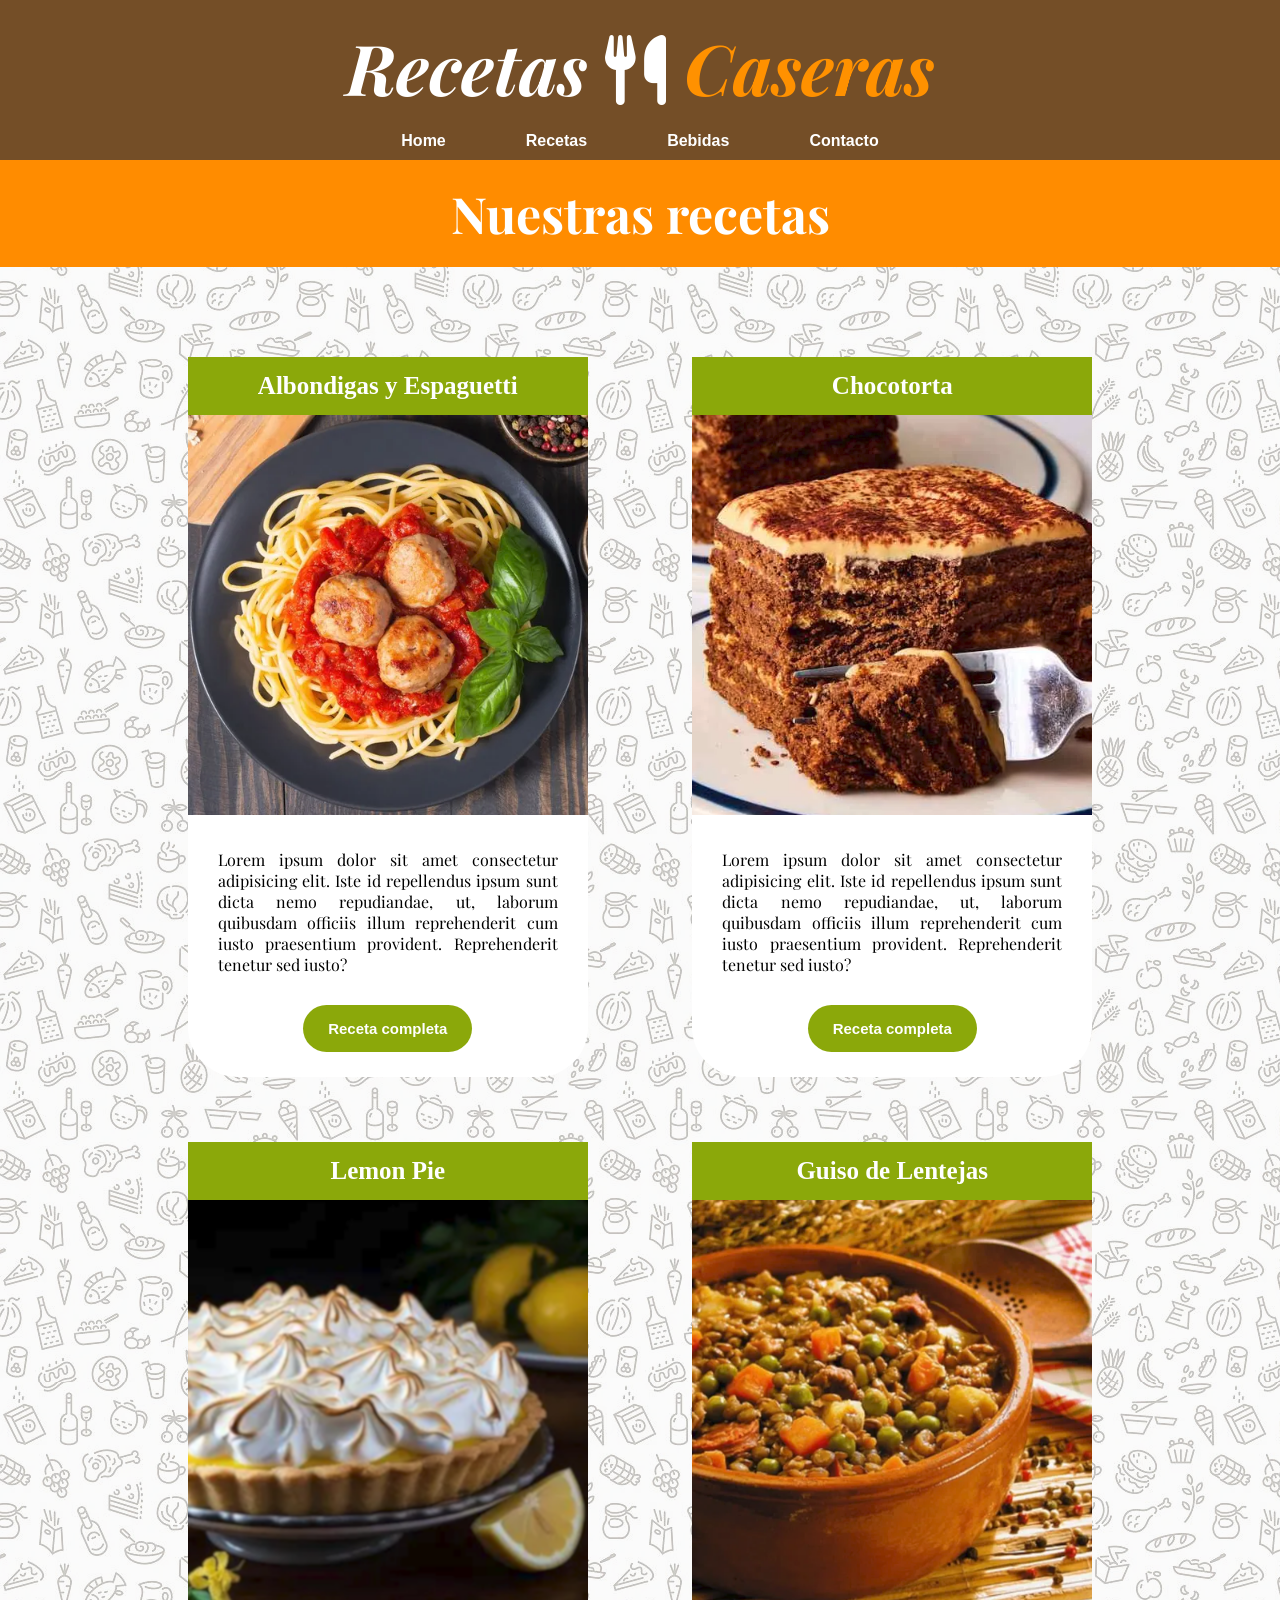
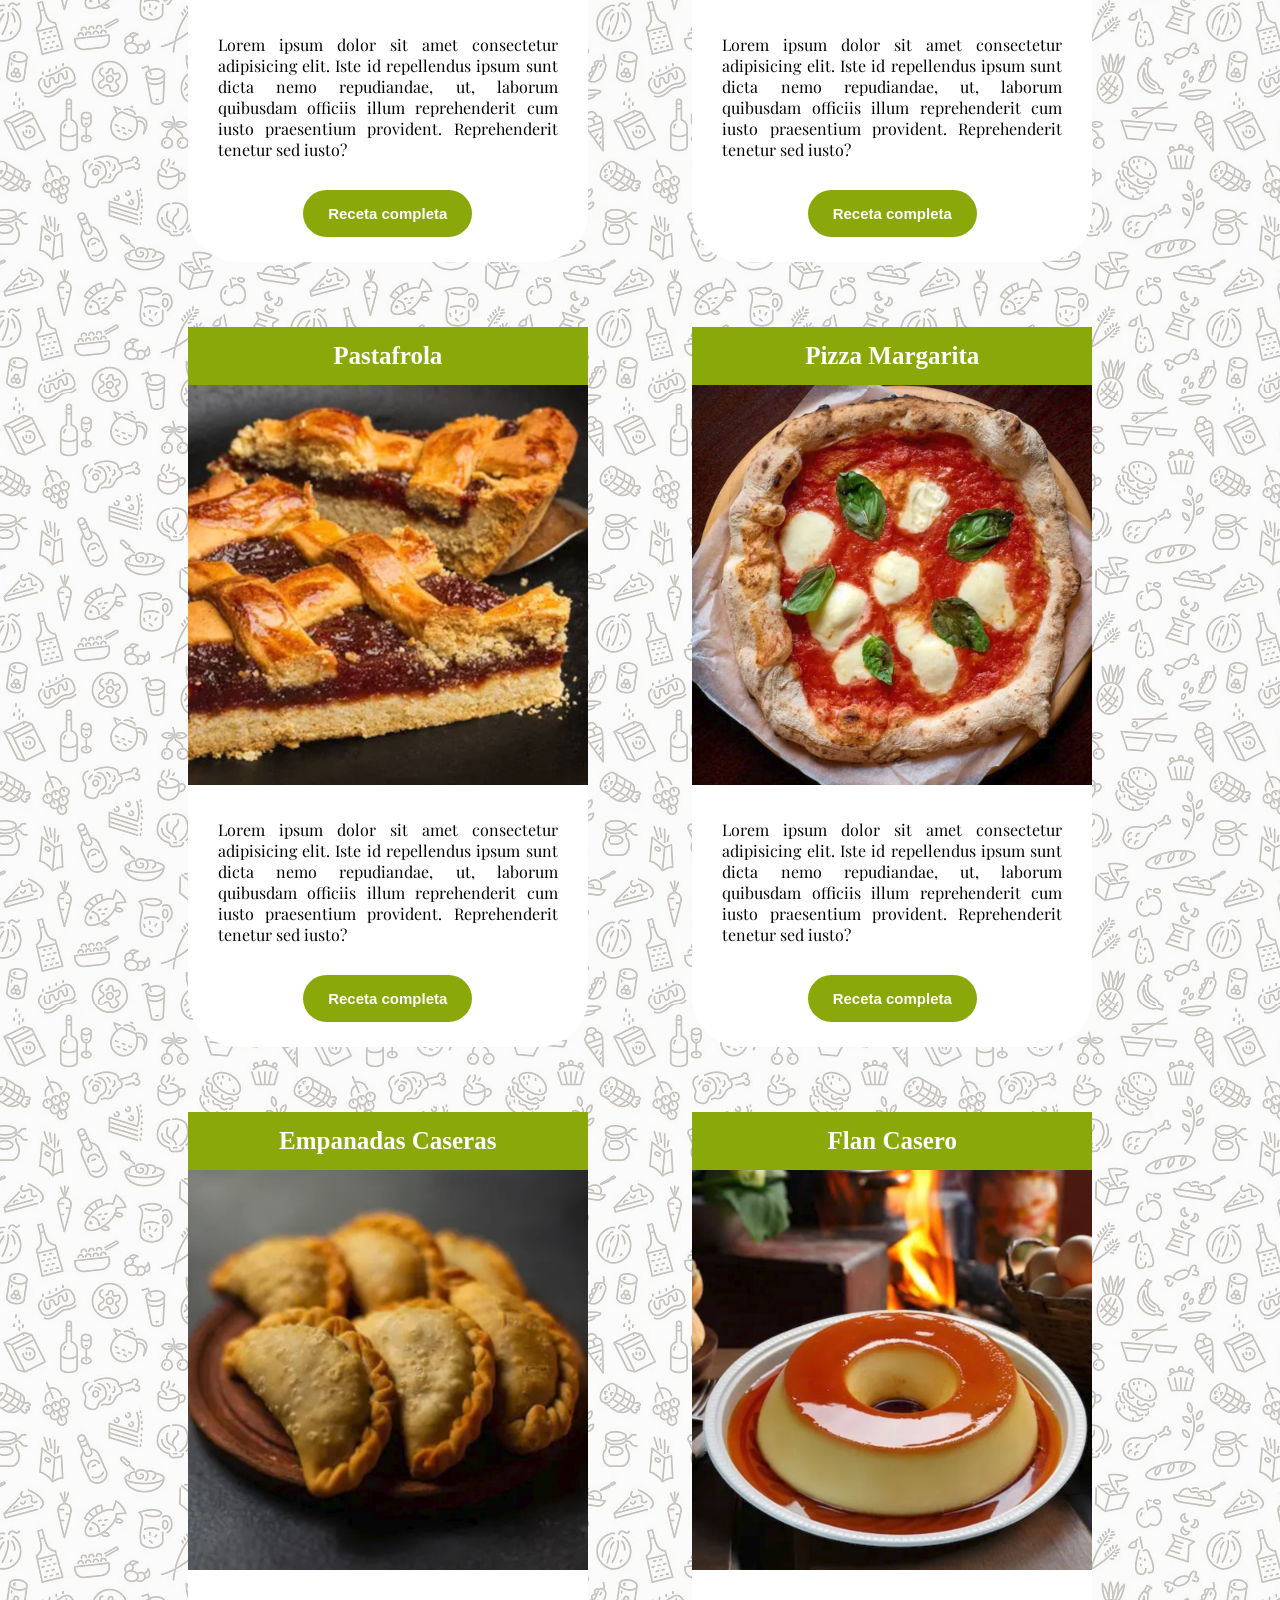
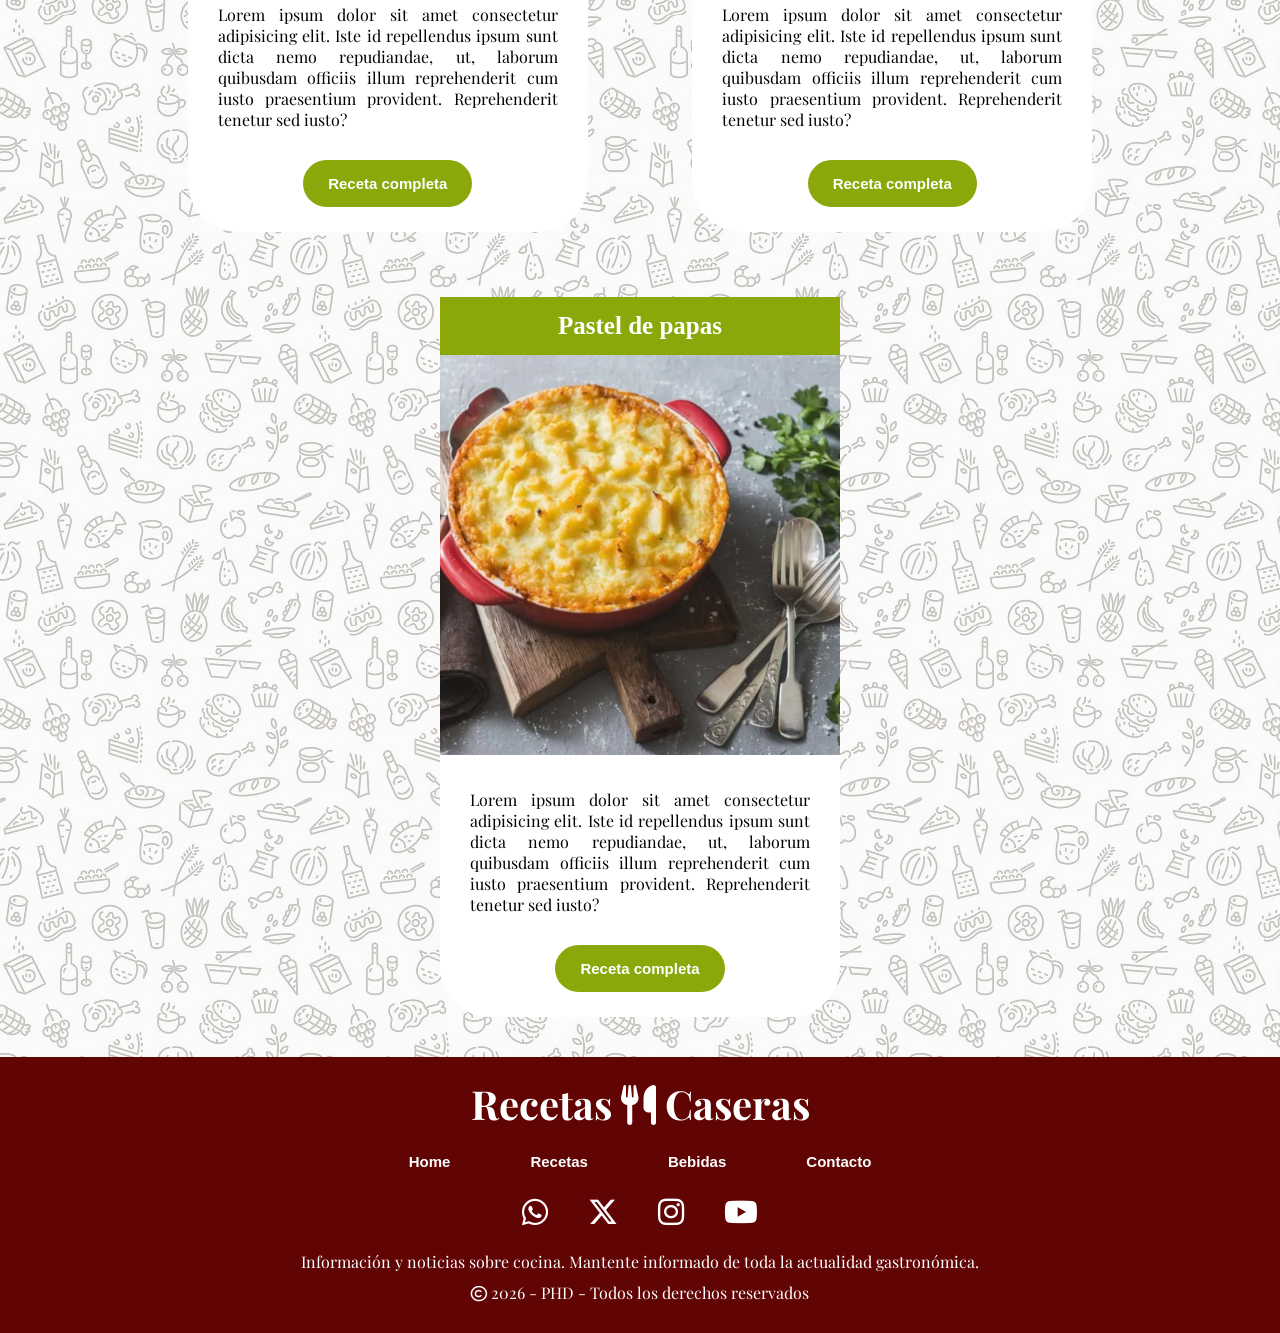
<file: index.html>
<!DOCTYPE html>
<html lang="en">

<head>
    <meta charset="UTF-8">
    <meta name="viewport" content="width=device-width, initial-scale=1.0">
    <link rel="stylesheet" href="./css/styles.css">
    <link rel="stylesheet" href="https://cdnjs.cloudflare.com/ajax/libs/font-awesome/6.5.2/css/all.min.css">
    <link rel="preconnect" href="https://fonts.googleapis.com">
    <link rel="preconnect" href="https://fonts.gstatic.com" crossorigin>
    <link href="https://fonts.googleapis.com/css2?family=Playfair+Display:ital,wght@0,400..900;1,400..900&display=swap" rel="stylesheet">
    <title>Recetarios 2</title>
</head>

<body>
    <header>
        <div class="nav-items">
            <div>
                <h2>Recetas <i class="fa-solid fa-utensils"></i> <span>Caseras </span></h2>
            </div>
            <div>
                <nav>
                    <ul>
                        <li><a href="#">Home</a></li>
                        <li><a href="#">Recetas</a></li>
                        <li><a href="#">Bebidas</a></li>
                        <li><a href="#">Contacto</a></li>
                    </ul>
                </nav>
            </div>
        </div>
    </header>
    <main>
        <section class="title">
            <div>
                <h1>Nuestras recetas</h1>
            </div>
        </section>
        <section class="recetarios">
                <div class="receta">
                    <div>
                        <h2>Albondigas y Espaguetti</h2>
                    </div>
                    <div class="info-cards">
                        <div>
                            <img src="./img/albondigasyespaguetis.png" alt="Foto albondigasyespaguetis">
                        </div>
                        <p>Lorem ipsum dolor sit amet consectetur adipisicing elit. Iste id repellendus ipsum sunt dicta nemo
                            repudiandae, ut, laborum quibusdam officiis illum reprehenderit cum iusto praesentium provident.
                            Reprehenderit tenetur sed iusto?</p>
                    </div>
                    <div>
                        <button class="btn-receta">Receta completa</button>
                    </div>
                    
                </div>
                <div class="receta">
                    <div>
                        <h2>Chocotorta</h2>
                    </div>
                    <div class="info-cards">
                        <div>
                            <img src="./img/chocotorta.png" alt="Foto chocotorta">
                        </div>
                        <p>Lorem ipsum dolor sit amet consectetur adipisicing elit. Iste id repellendus ipsum sunt dicta nemo
                            repudiandae, ut, laborum quibusdam officiis illum reprehenderit cum iusto praesentium provident.
                            Reprehenderit tenetur sed iusto?</p>
                    </div>
                    <div>
                        <button class="btn-receta">Receta completa</button>
                    </div>
                </div>
                <div class="receta">
                    <div>
                        <h2>Lemon Pie</h2>
                    </div>
                    <div class="info-cards">
                        <div>
                            <img src="./img/lemonpie.png" alt="Foto lemonpie">
                        </div>
                        <p>Lorem ipsum dolor sit amet consectetur adipisicing elit. Iste id repellendus ipsum sunt dicta nemo
                            repudiandae, ut, laborum quibusdam officiis illum reprehenderit cum iusto praesentium provident.
                            Reprehenderit tenetur sed iusto?</p>
                    </div>
                    <div>
                        <button class="btn-receta">Receta completa</button>
                    </div>
                </div>
                <div class="receta">
                    <div>
                        <h2>Guiso de Lentejas</h2>
                    </div>
                    <div class="info-cards">
                        <div>
                            <img src="./img/lentejas.png" alt="Foto lentejas">
                        </div>
                        <p>Lorem ipsum dolor sit amet consectetur adipisicing elit. Iste id repellendus ipsum sunt dicta nemo
                            repudiandae, ut, laborum quibusdam officiis illum reprehenderit cum iusto praesentium provident.
                            Reprehenderit tenetur sed iusto?</p>
                    </div>
                    <div>
                        <button class="btn-receta">Receta completa</button>
                    </div>
                </div>
                <div class="receta">
                    <div>
                        <h2>Pastafrola</h2>
                    </div>
                    <div class="info-cards">
                        <div>
                            <img src="./img/pastafrola.png" alt="Foto pastafrola">
                        </div>
                        <p>Lorem ipsum dolor sit amet consectetur adipisicing elit. Iste id repellendus ipsum sunt dicta nemo
                            repudiandae, ut, laborum quibusdam officiis illum reprehenderit cum iusto praesentium provident.
                            Reprehenderit tenetur sed iusto?</p>
                    </div>
                    <div>
                        <button class="btn-receta">Receta completa</button>
                    </div>
                </div>
                <div class="receta">
                    <div>
                        <h2>Pizza Margarita</h2>
                    </div>
                    <div class="info-cards">
                        <div>
                            <img src="./img/pizza.png" alt="Foto pizza">
                        </div>
                        <p>Lorem ipsum dolor sit amet consectetur adipisicing elit. Iste id repellendus ipsum sunt dicta nemo
                            repudiandae, ut, laborum quibusdam officiis illum reprehenderit cum iusto praesentium provident.
                            Reprehenderit tenetur sed iusto?</p>
                    </div>
                    <div>
                        <button class="btn-receta">Receta completa</button>
                    </div>
                </div>
                <div class="receta">
                    <div>
                        <h2>Empanadas Caseras</h2>
                    </div>
                    <div class="info-cards">
                        <div>
                            <img src="./img/EmpanadasCaseras.png" alt="Foto empanadas">
                        </div>
                        <p>Lorem ipsum dolor sit amet consectetur adipisicing elit. Iste id repellendus ipsum sunt dicta nemo
                            repudiandae, ut, laborum quibusdam officiis illum reprehenderit cum iusto praesentium provident.
                            Reprehenderit tenetur sed iusto?</p>
                    </div>
                    <div>
                        <button class="btn-receta">Receta completa</button>
                    </div>
                </div>
                <div class="receta">
                    <div>
                        <h2>Flan Casero</h2>
                    </div>
                    <div class="info-cards">
                        <div>
                            <img src="./img/FlanCasero.png" alt="Flan Casero">
                        </div>
                        <p>Lorem ipsum dolor sit amet consectetur adipisicing elit. Iste id repellendus ipsum sunt dicta nemo
                            repudiandae, ut, laborum quibusdam officiis illum reprehenderit cum iusto praesentium provident.
                            Reprehenderit tenetur sed iusto?</p>
                    </div>
                    <div>
                        <button class="btn-receta">Receta completa</button>
                    </div>
                </div>
                <div class="receta">
                    <div>
                        <h2>Pastel de papas</h2>
                    </div>
                    <div class="info-cards">
                        <div>
                            <img src="./img/PastelDePapas.png" alt="Foto pastel de papas">
                        </div>
                        <p>Lorem ipsum dolor sit amet consectetur adipisicing elit. Iste id repellendus ipsum sunt dicta nemo
                            repudiandae, ut, laborum quibusdam officiis illum reprehenderit cum iusto praesentium provident.
                            Reprehenderit tenetur sed iusto?</p>
                    </div>
                    <div>
                        <button class="btn-receta">Receta completa</button>
                    </div>
                </div>
        </section>
    </main>
    <footer>
        <div class="footer-info">
            <div class="info">
                <h2>Recetas <i class="fa-solid fa-utensils"></i> <span>Caseras </span></h2>    
            </div>
            <div class="footer-nav">
                <nav>
                    <ul>
                        <li><a href="#">Home</a></li>
                        <li><a href="#">Recetas</a></li>
                        <li><a href="#">Bebidas</a></li>
                        <li><a href="#">Contacto</a></li>
                    </ul>
                </nav>
            </div>
            <div class="social">
                <a href="#"><i class="fa-brands fa-whatsapp"></i></a><a href="#"><i class="fa-brands fa-x-twitter"></i></a><a href=""><i class="fa-brands fa-instagram"></i></a><a href=""><i class="fa-brands fa-youtube"></i></a>
            </div>
            <div class="info">
                <p>Información y noticias sobre cocina. Mantente informado de toda la actualidad gastronómica.</p> 
            </div>
        </div>
        <div class="copyright"><p><i class="fa-regular fa-copyright"></i> 2026 - PHD - Todos los derechos reservados</p></div>
    </footer>
</body>
</html>
</file>
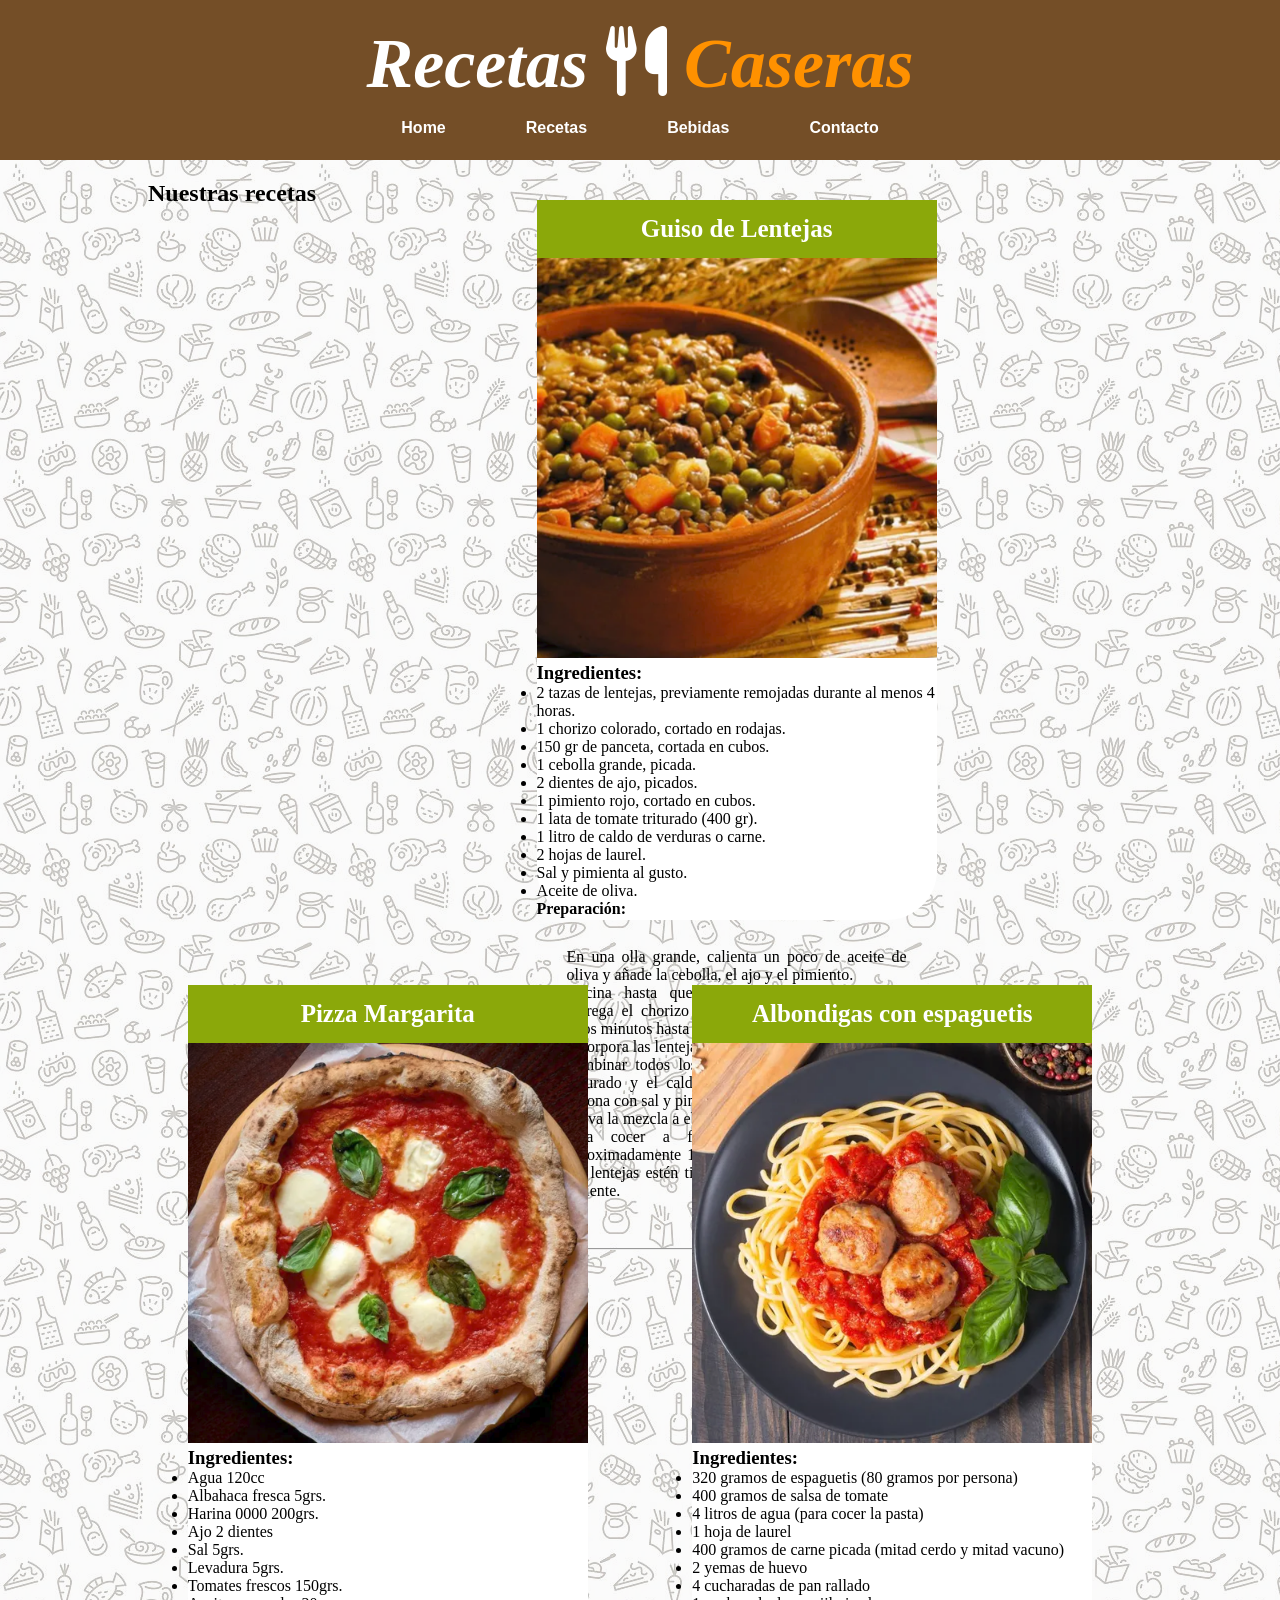
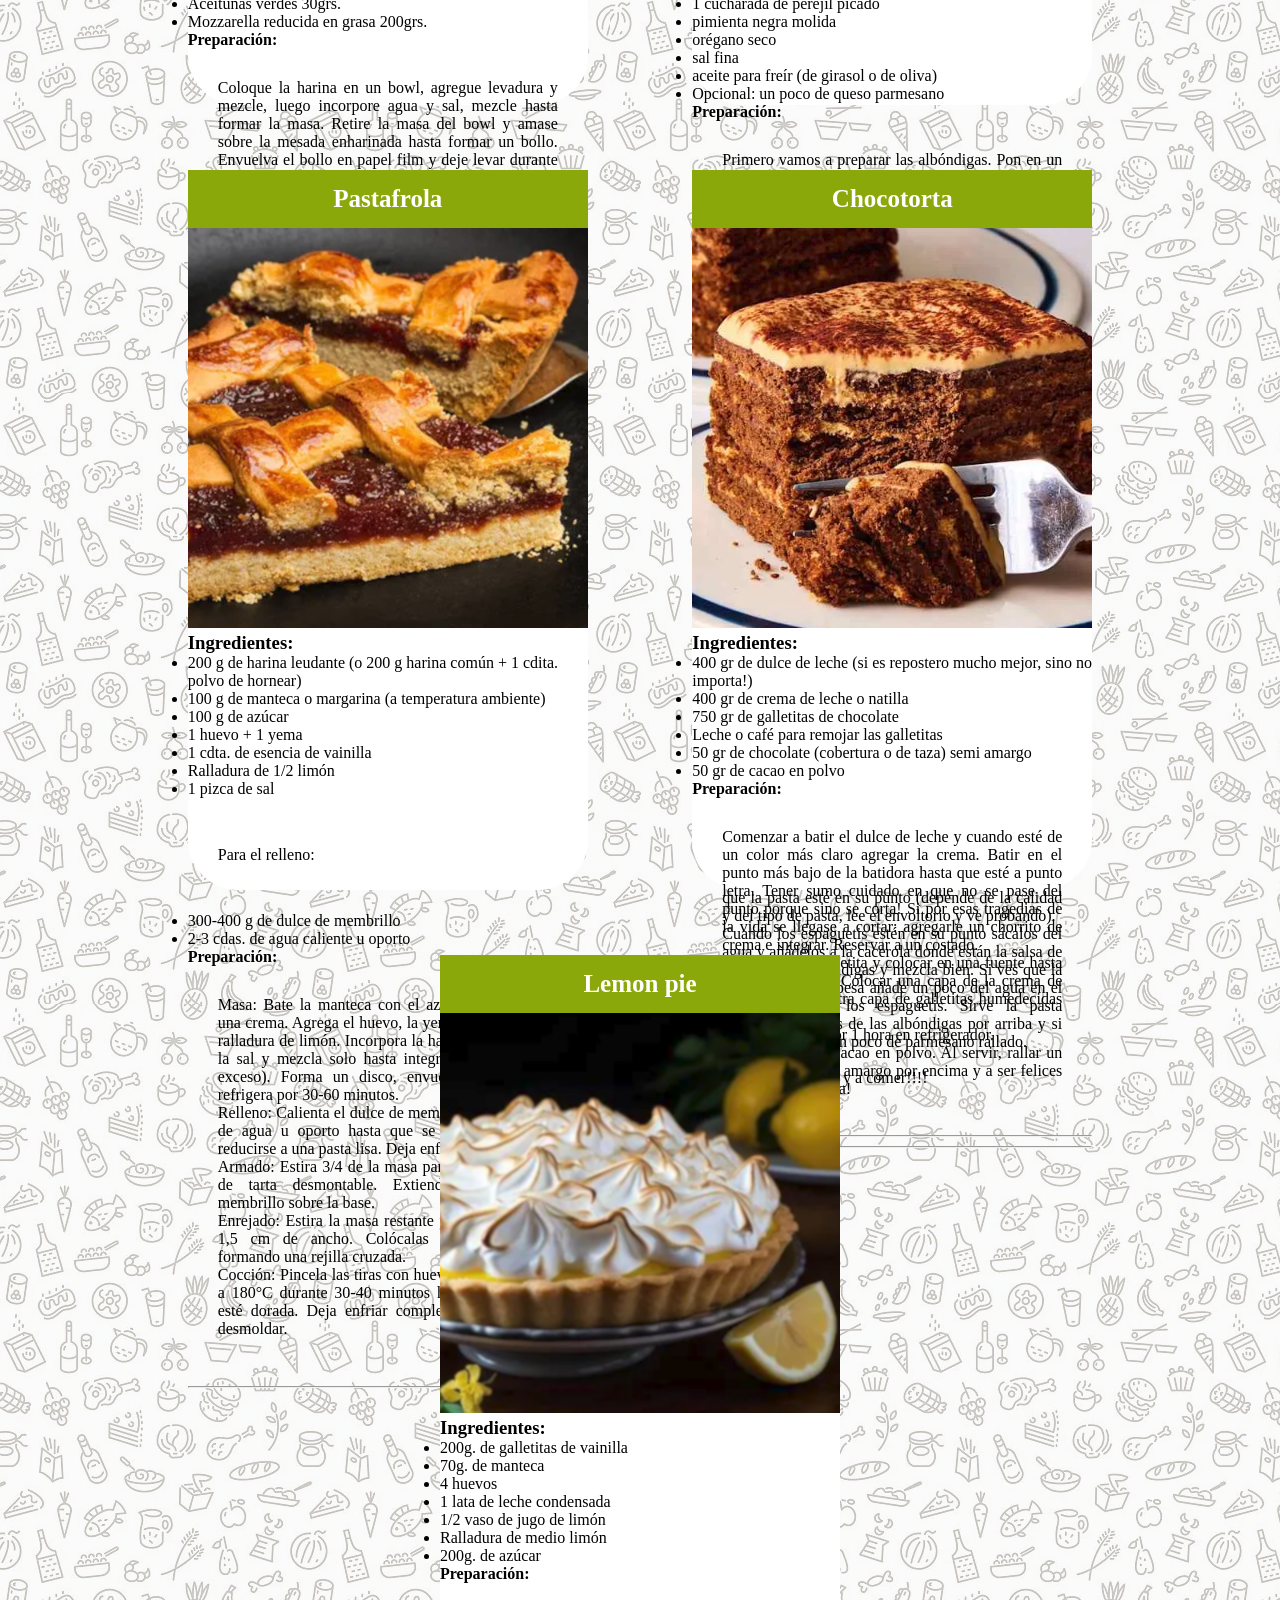
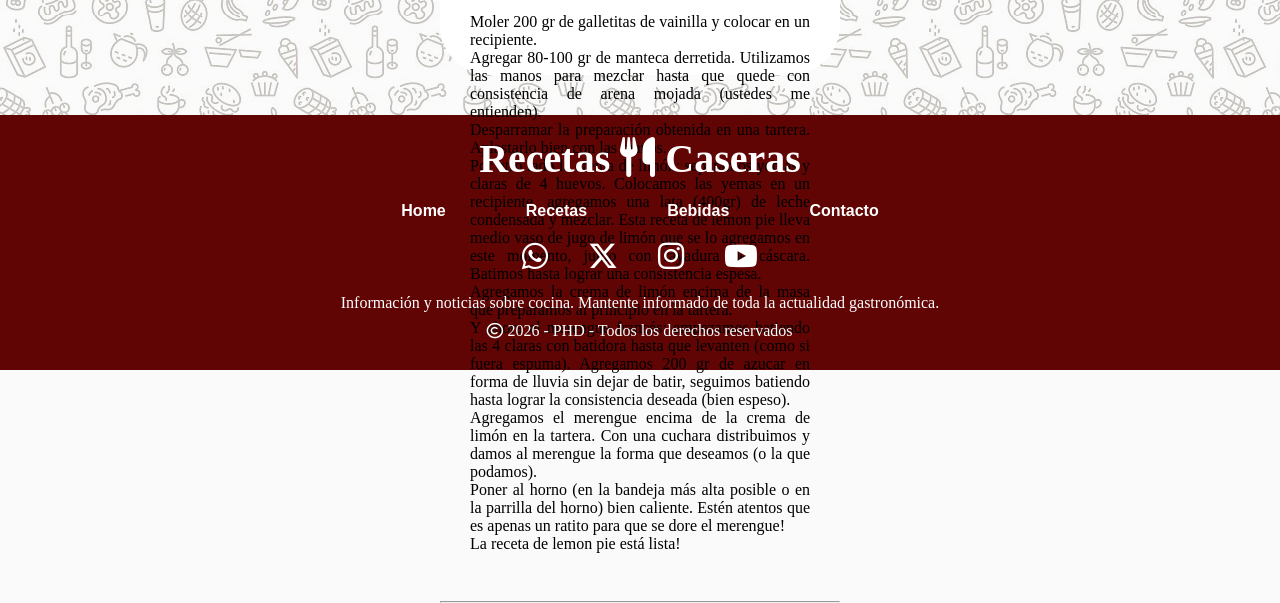
<file: index-2.html>
<!DOCTYPE html>
<html lang="en">
<head>
    <meta charset="UTF-8">
    <meta name="viewport" content="width=device-width, initial-scale=1.0">
    <link rel="stylesheet" href="https://cdnjs.cloudflare.com/ajax/libs/font-awesome/6.5.2/css/all.min.css">
    <link rel="stylesheet" href="./css/styles.css">
    <link rel="preconnect" href="https://fonts.googleapis.com">
    <link rel="preconnect" href="https://fonts.googleapis.com">
    <link rel="preconnect" href="https://fonts.gstatic.com" crossorigin>
    <link href="https://fonts.googleapis.com/css2?family=Lora:ital,wght@0,400..700;1,400..700&display=swap" rel="stylesheet">
    <title>Recetario de cocina</title>
</head>
<body>
    <header>
        <div class="nav-items">
            <div>
                <h2>Recetas <i class="fa-solid fa-utensils"></i> <span>Caseras </span></h2>
            </div>
            <div>
                <nav>
                    <ul>
                        <li><a href="#">Home</a></li>
                        <li><a href="#">Recetas</a></li>
                        <li><a href="#">Bebidas</a></li>
                        <li><a href="#">Contacto</a></li>
                    </ul>
                </nav>
            </div>
        </div>
    </header>
    <main>
        <section class="recetarios">
            <div>
                <h1>Nuestras recetas</h1>
            </div>
            <div class="receta">
                <h2>Guiso de Lentejas</h2>
                <div class="ingredientes">
                    <div>
                        <img src="./img/lentejas.png" alt="Foto guiso lentejas">
                    </div>
                    <div>
                        <h3>Ingredientes:</h3>
                        <ul>
                            <li>2 tazas de lentejas, previamente remojadas durante al menos 4 horas.</li>
                            <li>1 chorizo colorado, cortado en rodajas.</li>
                            <li>150 gr de panceta, cortada en cubos.</li>
                            <li>1 cebolla grande, picada.</li>
                            <li>2 dientes de ajo, picados.</li>
                            <li>1 pimiento rojo, cortado en cubos.</li>
                            <li>1 lata de tomate triturado (400 gr).</li>
                            <li>1 litro de caldo de verduras o carne.</li>
                            <li>2 hojas de laurel.</li>
                            <li>Sal y pimienta al gusto.</li>
                            <li>Aceite de oliva.</li>
                        </ul>
                    </div>
                </div>
                <h4>Preparación:</h4>
                <p>En una olla grande, calienta un poco de aceite de oliva y añade la cebolla, el ajo y el pimiento.<br>
                Cocina hasta que la cebolla esté transparente.
                Agrega el chorizo y la panceta, y cocina durante unos minutos hasta que estén dorados.<br>
                Incorpora las lentejas escurridas y revuelve bien para combinar todos los ingredientes.
                Vierte el tomate triturado y el caldo. Añade las hojas de laurel y sazona con sal y pimienta.<br>
                Lleva la mezcla a ebullición, luego reduce el fuego y deja cocer a fuego lento, tapado, durante aproximadamente 1 hora y 30 minutos o hasta que las lentejas estén tiernas.
                Rectifica la sazón y sirve caliente.</p>
                <br>
                <hr>
            </div>
            <div class="receta">
                <h2>Pizza Margarita</h2>
                <div class="ingredientes">
                    <div>
                        <img src="./img/pizza.png" alt="Foto pizzas">
                    </div>
                    <div>
                        <h3>Ingredientes:</h3>
                        <ul>
                            <li>Agua 120cc</li>
                            <li>Albahaca fresca 5grs.</li>
                            <li>Harina 0000 200grs.</li>
                            <li>Ajo 2 dientes</li>
                            <li>Sal 5grs.</li>
                            <li>Levadura 5grs.</li>
                            <li>Tomates frescos 150grs.</li>
                            <li>Aceitunas verdes 30grs.</li>
                            <li>Mozzarella reducida en grasa 200grs.</li>
                        </ul>
                    </div>
                </div>
                <h4>Preparación:</h4>
                <p>Coloque la harina en un bowl, agregue levadura y mezcle, luego incorpore agua y sal, mezcle hasta formar la masa.
                Retire la masa del bowl y amase sobre la mesada enharinada hasta formar un bollo.
                Envuelva el bollo en papel film y deje levar durante 1 hora, transcurrido el tiempo de reposo amase nuevamente con las manos dando forma circular, luego coloque sobre una placa y deje levar nuevamente.
                Cocine en horno precalentado a 180°C durante 10 minutos.
                Corte el diente de ajo en brunoise.
                Corte la albahaca en chiffonade.<br><br>
                <span>Armado:</span><br>
                Cubra la masa con mozzarella, luego rodajas de tomate y ajo picado, termine la cocción en horno a 180°C durante 15 minutos.
                Al momento de servir incorpore la albahaca y las aceitunas.<br><br>
                <span>Presentación:</span><br>
                Corte en porciones.</p>
                <br>
                <hr>
            </div>
            <div class="receta">
                <h2>Albondigas con espaguetis</h2>
                <div class="ingredientes">
                    <div>
                        <img src="./img/albondigasyespaguetis.png" alt="Foto albondigas y espaguetis">
                    </div>
                    <div>
                        <h3>Ingredientes:</h3>
                        <ul>
                            <li>320 gramos de espaguetis (80 gramos por persona)</li>
                            <li>400 gramos de salsa de tomate</li>
                            <li>4 litros de agua (para cocer la pasta)</li>
                            <li>1 hoja de laurel</li>
                            <li>400 gramos de carne picada (mitad cerdo y mitad vacuno)</li>
                            <li>2 yemas de huevo</li>
                            <li>4 cucharadas de pan rallado</li>
                            <li>1 cucharada de perejil picado</li>
                            <li>pimienta negra molida</li>
                            <li>orégano seco</li>
                            <li>sal fina</li>
                            <li>aceite para freír (de girasol o de oliva)</li>
                            <li>Opcional: un poco de queso parmesano</li>
                        </ul>
                    </div>
                </div>
                <h4>Preparación:</h4>
                <p>Primero vamos a preparar las albóndigas. Pon en un cuenco (o un bol) grande la carne picada y añade encima las yemas de huevo (las claras guárdalas para otra receta), el perejil picado, 1 cucharada rasa de sal fina y una pizca de pimienta negra molida. Con un tenedor ve aplastando la carne mientras los demás ingredientes se mezclan con ella. Sigue así hasta que se forme una mezcla homogénea.
                Ahora añadimos el pan rallado y volvemos a mezclar apretando bien con el tenedor hasta que se mezcle bien. Ya tenemos la masa para las albóndigas.
                Pon a calentar el aceite. <br> Puedes usar mucho para que las albóndigas queden cubiertas y se hagan de un tirón o menos cantidad de aceite y vas dándole las vueltas a las albóndigas para que se hagan por todos lados.
                Coge una porción pequeña de masa y haz una albóndiga girando la masa entre las palmas de tu mano. <br> Si te humedeces ligeramente (muy muy poco) las manos, la carne no de pegará y te costará menos trabajo. Haz las albóndigas del tamaño que más te guste, a mi me gustan pequeñas (de unos 3 cm de diámetro) así salen más albóndigas y se pueden comer de un bocado. <br>
                Cuando el aceite esté caliente y tengas las albóndigas preparadas empieza a freírlas por tandas. No amontones demasiadas albóndigas en la sartén, así el aceite no se enfriará y las albóndigas se dorarán bien. Si son pequeñas con 1 minuto será suficiente y si son más grandes déjalas hasta que estén bien doradas.  <br> Luego sácalas y deja escurrir el exceso de aceite sobre papel absorbente (papel de cocina).
                Ahora pon la salsa de tomate a calentar en una cacerola grande (para que después quepan los espaguetis) e incorpora las albóndigas (para que suelten su sabor en la salsa) y una pizca de orégano seco. Deja que se caliente a fuego medio-bajo mientras preparas la pasta. <br>
                Pon el agua a hervir para cocer la pasta. Cuando esté hirviendo añade tres cucharadas pequeñas de sal, una hoja de laurel y los espaguetis. Deja hervir hasta que la pasta esté en su punto (depende de la calidad y del tipo de pasta, lee el envoltorio y ve probando). <br>
                Cuando los espaguetis estén en su punto sácalos del agua y añádelos a la cacerola donde están la salsa de tomate y las albóndigas y mezcla bien. Si ves que la salsa está muy espesa añade un poco del agua en el que has cocido los espaguetis.
                Sirve la pasta colocando algunas de las albóndigas por arriba y si te apetece añade un poco de parmesano rallado.<br><br><span>Fuera de la cocina y a comer!!!!</span></p>
                <br>
                <hr>
            </div>
            <div class="receta">
                <h2>Pastafrola</h2>
                <div class="ingredientes">
                    <div>
                        <img src="./img/pastafrola.png" alt="Foto pastafrola">
                    </div>
                    <div>
                        <h3>Ingredientes:</h3>
                        <ul>
                            <li>200 g de harina leudante (o 200 g harina común + 1 cdita.  polvo de hornear)</li>
                            <li>100 g de manteca o margarina (a temperatura ambiente)</li>
                            <li>100 g de azúcar</li>
                            <li>1 huevo + 1 yema</li>
                            <li>1 cdta. de esencia de vainilla</li>
                            <li>Ralladura de 1/2 limón</li>
                            <li>1 pizca de sal </li> <br>
                            <p><span>Para el relleno:</span></p> <br>
                            <li>300-400 g de dulce de membrillo</li>
                            <li>2-3 cdas. de agua caliente u oporto</li>
                        </ul>
                    </div>
                </div>
                <h4>Preparación:</h4>
                <p><span>Masa:</span> Bate la manteca con el azúcar hasta formar una crema. Agrega el huevo, la yema, la vainilla y la ralladura de limón. Incorpora la harina tamizada con la sal y mezcla solo hasta integrar (no amases en exceso). Forma un disco, envuélvelo en film y refrigera por 30-60 minutos. <br>
                <span>Relleno:</span> Calienta el dulce de membrillo con un poco de agua u oporto hasta que se ablande y pueda reducirse a una pasta lisa. Deja enfriar. <br>
                <span>Armado:</span> Estira 3/4 de la masa para forrar un molde de tarta desmontable.  Extiende el dulce de membrillo sobre la base. <br>
                <span>Enrejado:</span> Estira la masa restante y corta tiras de 1-1,5 cm de ancho.  Colócalas sobre el relleno formando una rejilla cruzada. <br>
                <span>Cocción:</span> Pincela las tiras con huevo batido y hornea a 180°C durante 30-40 minutos hasta que la masa esté dorada.  Deja enfriar completamente antes de desmoldar.</p>
                <br>
                <hr>
            </div>
            <div class="receta">
                <h2>Chocotorta</h2>
                <div class="ingredientes">
                    <div>
                        <img src="./img/chocotorta.png" alt="Foto chocotorta">
                    </div>
                    <div>
                        <h3>Ingredientes:</h3>
                        <ul>
                            <li>400 gr de dulce de leche (si es repostero mucho mejor, sino no importa!)</li>
                            <li>400 gr de crema de leche o natilla</li>
                            <li>750 gr de galletitas de chocolate</li>
                            <li>Leche o café para remojar las galletitas</li>
                            <li>50 gr de chocolate (cobertura o de taza) semi amargo</li>
                            <li>50 gr de cacao en polvo</li>
                        </ul>
                    </div>
                </div>
                <h4>Preparación:</h4>
                <p>Comenzar a batir el dulce de leche y cuando esté de un color más claro agregar la crema. Batir en el punto más bajo de la batidora hasta que esté a punto letra. Tener sumo cuidado en que no se pase del punto porque sino se corta!
                Si por esas tragedias de la vida se llegase a cortar: agregarle un chorrito de crema e integrar. Reservar a un costado. <br>
                Remojar cada galletita y colocar en una fuente hasta formar una capa. Colocar una capa de la crema de dulce de leche. Otra capa de galletitas humedecidas y así 4 veces. <br>
                Llevar a enfriar por 1 hora en refrigerador. <br>
                Espolvorear con cacao en polvo. Al servir, rallar un poco de chocolate amargo por encima y a ser felices y comer chocotorta!</p>
                <br>
                <hr>
            </div>
            <div class="receta">
                <h2>Lemon pie</h2>
                <div class="ingredientes">
                    <div>
                        <img src="./img/lemonpie.png" alt="Foto lemonpie">
                    </div>
                    <div>
                        <h3>Ingredientes:</h3>
                        <ul>
                            <li>200g. de galletitas de vainilla</li>
                            <li>70g. de manteca</li>
                            <li>4 huevos</li>
                            <li>1 lata de leche condensada</li>
                            <li>1/2 vaso de jugo de limón</li>
                            <li>Ralladura de medio limón</li>
                            <li>200g. de azúcar</li>
                        </ul>
                    </div>
                </div>
                <h4>Preparación:</h4>
                <p>Moler 200 gr de galletitas de vainilla y colocar en un recipiente. <br>
                Agregar 80-100 gr de manteca derretida. Utilizamos las manos para mezclar hasta que quede con consistencia de arena mojada (ustedes me entienden). <br>
                Desparramar la preparación obtenida en una tartera. Aplastarlo bien con las manos. <br>
                Por otro lado la crema de limón: separamos yemas y claras de 4 huevos. Colocamos las yemas en un recipiente, agregamos una lata (400gr) de leche condensada y mezclar. Esta receta de lemon pie lleva medio vaso de jugo de limón que se lo agregamos en este momento, junto con rayadura de cáscara. Batimos hasta lograr una consistencia espesa. <br>
                Agregamos la crema de limón encima de la masa que preparamos al principio en la tartera. <br>
                Y ahora el merengue francés: empezamos batiendo las 4 claras con batidora hasta que levanten (como si fuera espuma). Agregamos 200 gr de azucar en forma de lluvia sin dejar de batir, seguimos batiendo hasta lograr la consistencia deseada (bien espeso). <br>
                Agregamos el merengue encima de la crema de limón en la tartera. Con una cuchara distribuimos y damos al merengue la forma que deseamos (o la que podamos). <br>
                Poner al horno (en la bandeja más alta posible o en la parrilla del horno) bien caliente. Estén atentos que es apenas un ratito para que se dore el merengue! <br>
                La receta de lemon pie está lista!</p>
                <br>
                <hr>
            </div>
        </section>
    </main>
    <footer>
        <div class="footer-info">
            <div class="info">
                <h2>Recetas <i class="fa-solid fa-utensils"></i> <span>Caseras </span></h2>    
            </div>
            <div>
                <nav>
                    <ul>
                        <li><a href="#">Home</a></li>
                        <li><a href="#">Recetas</a></li>
                        <li><a href="#">Bebidas</a></li>
                        <li><a href="#">Contacto</a></li>
                    </ul>
                </nav>
            </div>
            <div class="social">
                <a href="#"><i class="fa-brands fa-whatsapp"></i></a><a href="#"><i class="fa-brands fa-x-twitter"></i></a><a href=""><i class="fa-brands fa-instagram"></i></a><a href=""><i class="fa-brands fa-youtube"></i></a>
            </div>
            <div class="info">
                <p>Información y noticias sobre cocina. Mantente informado de toda la actualidad gastronómica.</p> 
            </div>
        </div>
        <div class="copyright"><p><i class="fa-regular fa-copyright"></i> 2026 - PHD - Todos los derechos reservados</p></div>
    </footer>
</body>
</html>
</file>
<file: css/styles.css>
* {
    margin: 0;
    padding: 0;
    box-sizing: border-box;
}

body {
    background-color: rgb(250, 250, 250);
    font-family: "Playfair Display", serif;
    font-optical-sizing: auto;
    font-style: normal;
}

header {
    background-color: #744e27;
    color: white;
    justify-content: space-evenly;
    align-content: center;
    height: 160px;
}

.nav-items {
    display: flex;
    flex-direction: column;
    justify-content: space-between;
    align-items: center;
    padding: 20px;
}

.nav-items h2 {
    font-size: 70px;
    font-style: italic;
    margin-bottom: 15px;
}

.nav-items span {
    color: rgb(255, 145, 0);
}

nav ul {
    display: flex;
    flex-direction: row;
    justify-content: center;
    text-decoration: none;
}

nav ul li {
    list-style: none ;
}

nav ul li a {
    text-decoration: none;
    padding: 40px;
    color: white;
    font-size: 16px;
    font-family: 'Lucida Sans', 'Lucida Sans Regular', 'Lucida Grande', 'Lucida Sans Unicode', Geneva, Verdana, sans-serif;
    font-weight: bold;
}

nav ul li a:hover {
    color: rgb(255, 145, 0);
}

main {
    width: 100%;
    display: flex;
    flex-direction: column;
    align-content: center;
    background-image: url(../img/FondoPagina3al\ 30.png);
}

.recetarios {
    width: 80%;
    height: auto;
    display: flex;
    flex-direction: row;
    flex-wrap: wrap;
    justify-content: center;
    margin: 0px auto;
    gap: 25px;
    padding: 20px;
}

.title {
    background-color: darkorange;
    width: 100%;
    padding: 20px;
    margin-bottom: 50px;
}

.title h1 {
    font-size: 50px;
    text-align: center;
    color:#ffffff;
}

.receta {
    width: 400px;
    height:720px;
    background-color: white;
    margin: 20px auto;
    border-bottom-left-radius: 50px;
    border-bottom-right-radius: 50px;
}

.receta:hover {
    box-shadow: 3px 3px 10px 0px rgba(0, 0, 0, 0.70);
}

.receta img {
    width: 100%;
    height: auto;
}

.receta h2 {
    background-color: #8ba80a;
    padding: 15px;
    color: white;
    text-align: center;
    font-size: 25px;
    font-family:Georgia, 'Times New Roman', Times, serif;
}

.receta p {
    padding: 30px;
    text-align: justify;
}

.btn-receta {
    padding: 15px 25px;
    border-radius: 50px;
    color: white;
    background-color: #8ba80a;
    display: block;
    margin: auto;
    font-size: 15px;
    font-weight: bold;
    border: none;
    cursor: pointer;
    font-family: 'Lucida Sans', 'Lucida Sans Regular', 'Lucida Grande', 'Lucida Sans Unicode', Geneva, Verdana, sans-serif;
}

.btn-receta:hover {
    background-color: #303a06;
}

footer {
    background-color: #610404;
    color: white;
    display: flex;
    padding: 20px;
    flex-direction: column;
    justify-content: center;
}

.footer-info {
    display: flex;
    flex-direction: column;
    gap: 20px;
    text-align: center;
    align-items: center;
}

.footer-info h3 {
    font-size: 25px;
    margin: 20px 0;
    color:rgb(255, 145, 0)
}

.footer-info h2 {
    font-size: 40px;
}

.social {
    display: flex;
    flex-direction: row;
    gap: 40px;
    font-size: 30px;
}

.social a {
    color: white;
    transition: transform 0.3s ease-in-out; 
}

.social a:hover {
    color:rgb(255, 145, 0);
    transform: scale(1.3);
}

.footer-nav {
    display: flex;
    flex-direction: row;
    flex-wrap: wrap;
}

.footer-nav ul li a{
    list-style: none;
    font-size: 15px;
}

.copyright {
    text-align: center;
    margin: 10px 0 10px 0;
}

/*----------- Media Querys ---------------*/

@media (max-width: 1200px) {

    .recetarios {
        width: 95%;
    }

    .ingredientes{
        display: flex;
        flex-direction: column;
        align-content: center;
    }

    .ingredientes li {
        font-size: 15px;
    }

    .ingredientes img {
        width: 100%;
        height: auto;
    }

    .receta h2 {
        font-size: 25px;
    }

    .receta p {
        font-size: 15px;
    }
}

@media (max-width: 786px) {

    .nav-items h2 {
        font-size: 50px;
    }

    .nav-items ul li a{
        padding: 25px;
    }

    .title h1 {
        font-size: 40px;
    }

    .recetarios {
        width: 90%;
    }

    .receta {
        width: 90%;
        height: 740px;
    }

    .receta h2 {
        font-size: 25px;
    }

    .receta p {
        font-size: 15px;
    }

    .footer-info ul li a {
        gap: 10px;
    }

}
</file>
